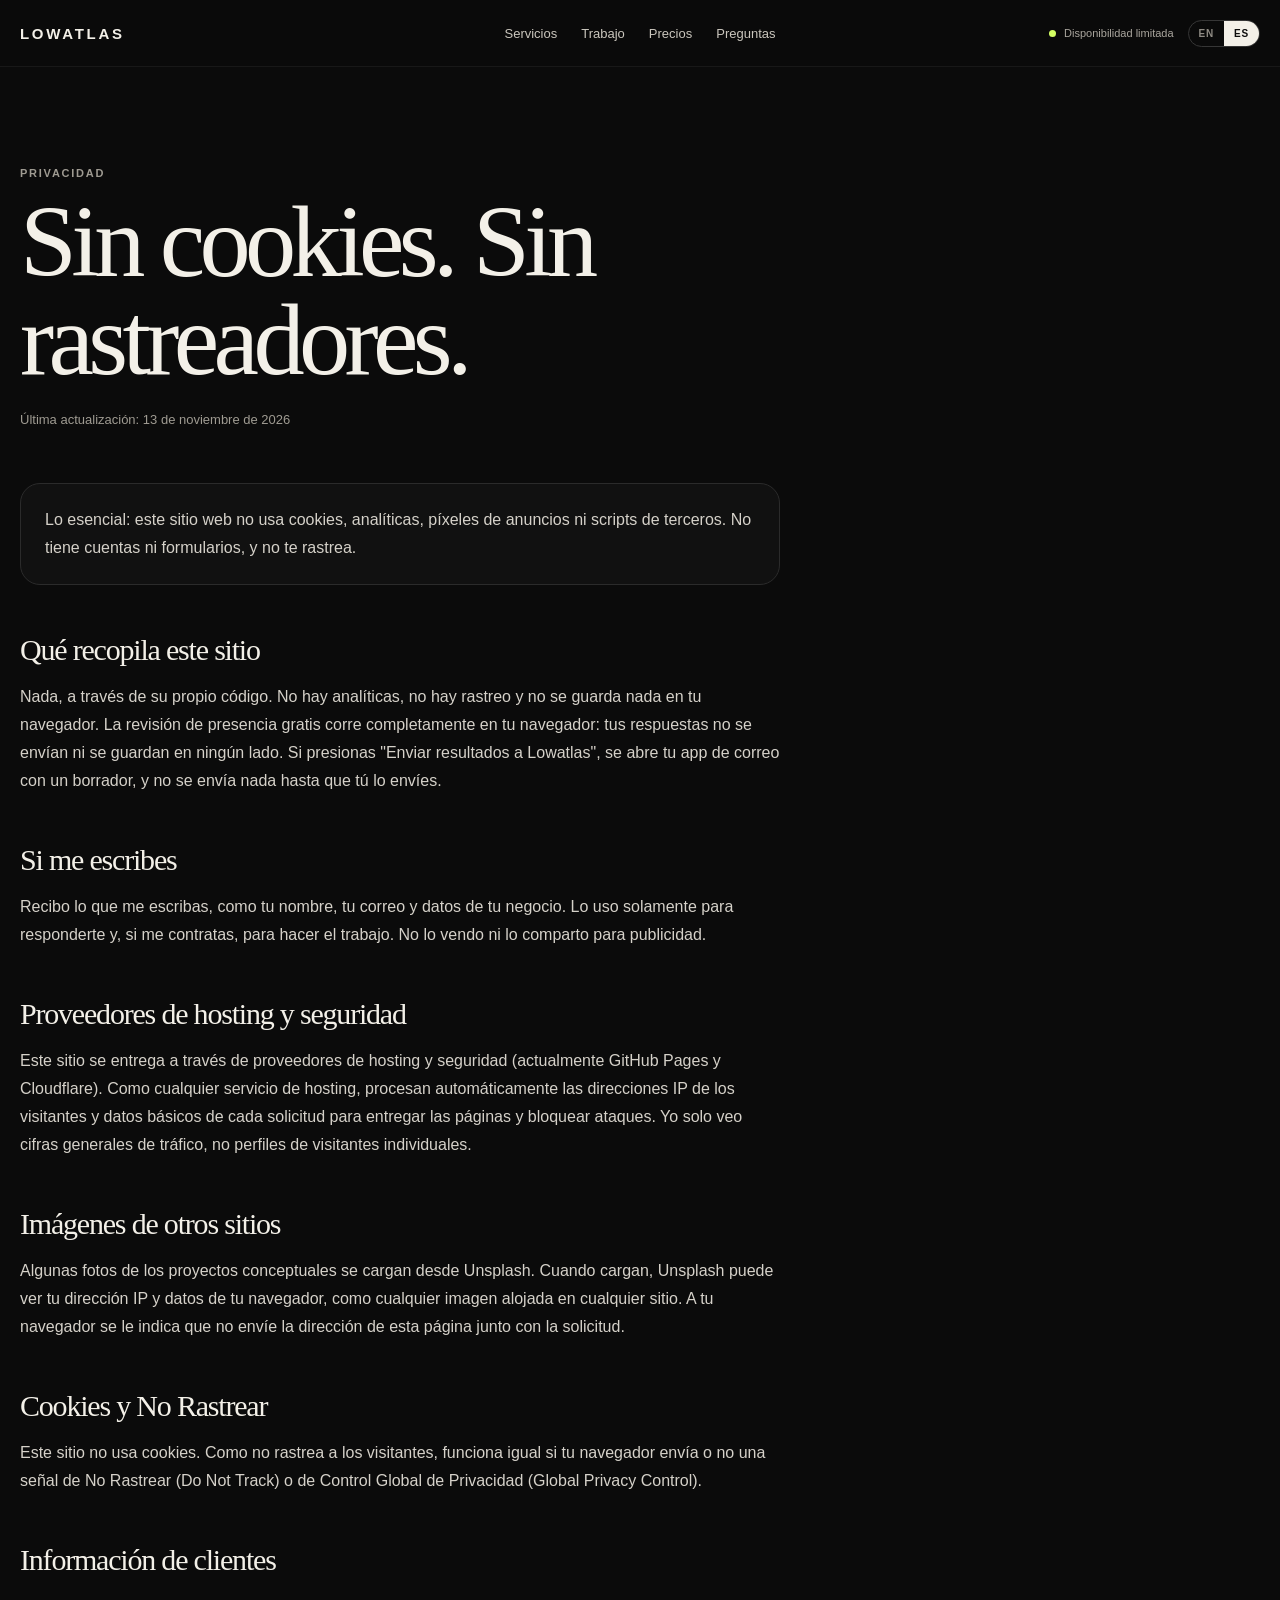
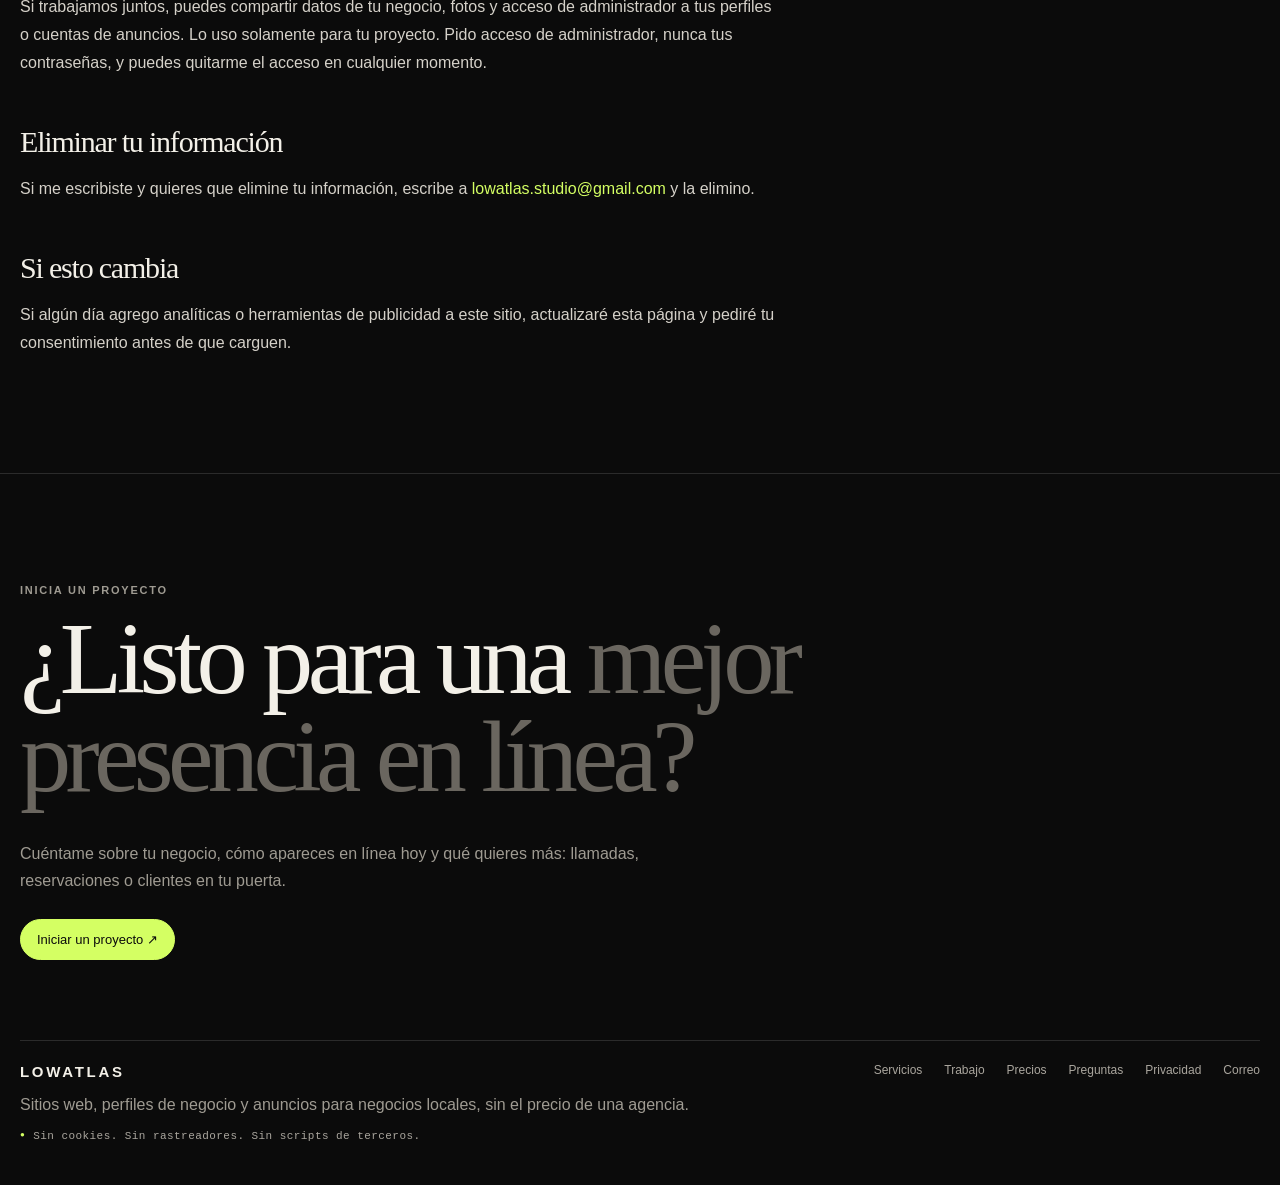
<file: privacy-es.html>
<!DOCTYPE html>
<html lang="es">

<head>
  <meta charset="UTF-8">
  <meta name="viewport" content="width=device-width, initial-scale=1.0">
  <meta name="theme-color" content="#0b0b0b">

  <!-- SECURITY: this Content Security Policy makes the browser refuse any
       third-party script, so no tracker can load by accident.
       If you ever add analytics or ad pixels: update this line (and _headers),
       and add a consent step first. See CLOUDFLARE-SETUP.md. -->
  <meta http-equiv="Content-Security-Policy" content="default-src 'self'; script-src 'self'; style-src 'self'; img-src 'self' https://images.unsplash.com; font-src 'self'; connect-src 'self'; object-src 'none'; base-uri 'self'; form-action 'self'">
  <meta name="referrer" content="strict-origin-when-cross-origin">

  <meta
    name="description"
    content="Privacidad de Lowatlas: este sitio web no usa cookies, analíticas, píxeles de anuncios ni scripts de terceros."
  >

  <title>Privacidad — Lowatlas</title>

  <link rel="canonical" href="https://lowatlas.com/privacy-es.html">

  <link rel="stylesheet" href="styles.css">
  <link rel="icon" type="image/svg+xml" href="favicon.svg">
  <link rel="icon" type="image/png" sizes="32x32" href="favicon-32.png">
  <link rel="apple-touch-icon" sizes="180x180" href="apple-touch-icon.png">
</head>

<body>

<header class="site-header">
  <div class="container nav">

    <a class="brand" href="index-es.html">
      LOWATLAS
    </a>

    <nav class="nav__links" aria-label="Main navigation">
      <a href="index-es.html#services">Servicios</a>
      <a href="index-es.html#work">Trabajo</a>
      <a href="index-es.html#pricing">Precios</a>
      <a href="index-es.html#faq">Preguntas</a>
    </nav>

    <div class="nav__right">

      <div class="nav__status">
        <span class="status-dot"></span>
        Disponibilidad limitada
      </div>

      <div class="language-switch">
        <a href="privacy.html" hreflang="en" lang="en">EN</a>
        <a class="active" aria-current="page" href="privacy-es.html" hreflang="es" lang="es">ES</a>
      </div>

    </div>

  </div>
</header>

  <main>

    <section class="legal">

      <div class="container">

        <div class="legal__header">

          <p class="eyebrow">
            Privacidad
          </p>

          <h1 class="display legal__title">
            Sin cookies. Sin rastreadores.
          </h1>

          <p class="legal__updated">
            Última actualización: 13 de noviembre de 2026
          </p>

        </div>

        <div class="legal__body">

          <p class="legal__lead">
            Lo esencial: este sitio web no usa cookies, analíticas, píxeles de anuncios ni scripts de terceros. No tiene cuentas ni formularios, y no te rastrea.
          </p>

          <h2>Qué recopila este sitio</h2>
          <p>
            Nada, a través de su propio código. No hay analíticas, no hay rastreo y no se guarda nada en tu navegador. La revisión de presencia gratis corre completamente en tu navegador: tus respuestas no se envían ni se guardan en ningún lado. Si presionas "Enviar resultados a Lowatlas", se abre tu app de correo con un borrador, y no se envía nada hasta que tú lo envíes.
          </p>

          <h2>Si me escribes</h2>
          <p>
            Recibo lo que me escribas, como tu nombre, tu correo y datos de tu negocio. Lo uso solamente para responderte y, si me contratas, para hacer el trabajo. No lo vendo ni lo comparto para publicidad.
          </p>

          <h2>Proveedores de hosting y seguridad</h2>
          <p>
            Este sitio se entrega a través de proveedores de hosting y seguridad (actualmente GitHub Pages y Cloudflare). Como cualquier servicio de hosting, procesan automáticamente las direcciones IP de los visitantes y datos básicos de cada solicitud para entregar las páginas y bloquear ataques. Yo solo veo cifras generales de tráfico, no perfiles de visitantes individuales.
          </p>

          <h2>Imágenes de otros sitios</h2>
          <p>
            Algunas fotos de los proyectos conceptuales se cargan desde Unsplash. Cuando cargan, Unsplash puede ver tu dirección IP y datos de tu navegador, como cualquier imagen alojada en cualquier sitio. A tu navegador se le indica que no envíe la dirección de esta página junto con la solicitud.
          </p>

          <h2>Cookies y No Rastrear</h2>
          <p>
            Este sitio no usa cookies. Como no rastrea a los visitantes, funciona igual si tu navegador envía o no una señal de No Rastrear (Do Not Track) o de Control Global de Privacidad (Global Privacy Control).
          </p>

          <h2>Información de clientes</h2>
          <p>
            Si trabajamos juntos, puedes compartir datos de tu negocio, fotos y acceso de administrador a tus perfiles o cuentas de anuncios. Lo uso solamente para tu proyecto. Pido acceso de administrador, nunca tus contraseñas, y puedes quitarme el acceso en cualquier momento.
          </p>

          <h2>Eliminar tu información</h2>
          <p>
            Si me escribiste y quieres que elimine tu información, escribe a <a href="mailto:lowatlas.studio@gmail.com">lowatlas.studio@gmail.com</a> y la elimino.
          </p>

          <h2>Si esto cambia</h2>
          <p>
            Si algún día agrego analíticas o herramientas de publicidad a este sitio, actualizaré esta página y pediré tu consentimiento antes de que carguen.
          </p>

        </div>

      </div>

    </section>

  </main>

<footer id="contact" class="contact">
  <div class="container">

    <p class="eyebrow">Inicia un proyecto</p>

    <h2 class="display contact__title">
      ¿Listo para una <span>mejor presencia en línea?</span>
    </h2>

    <p class="muted contact__copy">
      Cuéntame sobre tu negocio, cómo apareces en línea hoy y qué quieres más: llamadas, reservaciones o clientes en tu puerta.
    </p>

    <a class="button button--accent" href="mailto:lowatlas.studio@gmail.com">
      Iniciar un proyecto ↗
    </a>

    <div class="footer">

      <div>
        <div class="brand">LOWATLAS</div>
        <p class="muted">Sitios web, perfiles de negocio y anuncios para negocios locales, sin el precio de una agencia.</p>
        <p class="footer__privacy">Sin cookies. Sin rastreadores. Sin scripts de terceros.</p>
      </div>

      <div class="footer__links">
        <a href="index-es.html#services">Servicios</a>
        <a href="index-es.html#work">Trabajo</a>
        <a href="index-es.html#pricing">Precios</a>
        <a href="index-es.html#faq">Preguntas</a>
        <a href="privacy-es.html">Privacidad</a>
        <a href="mailto:lowatlas.studio@gmail.com">Correo</a>
      </div>

    </div>

  </div>
</footer>

  <script src="script.js"></script>

</body>

</html>
</file>
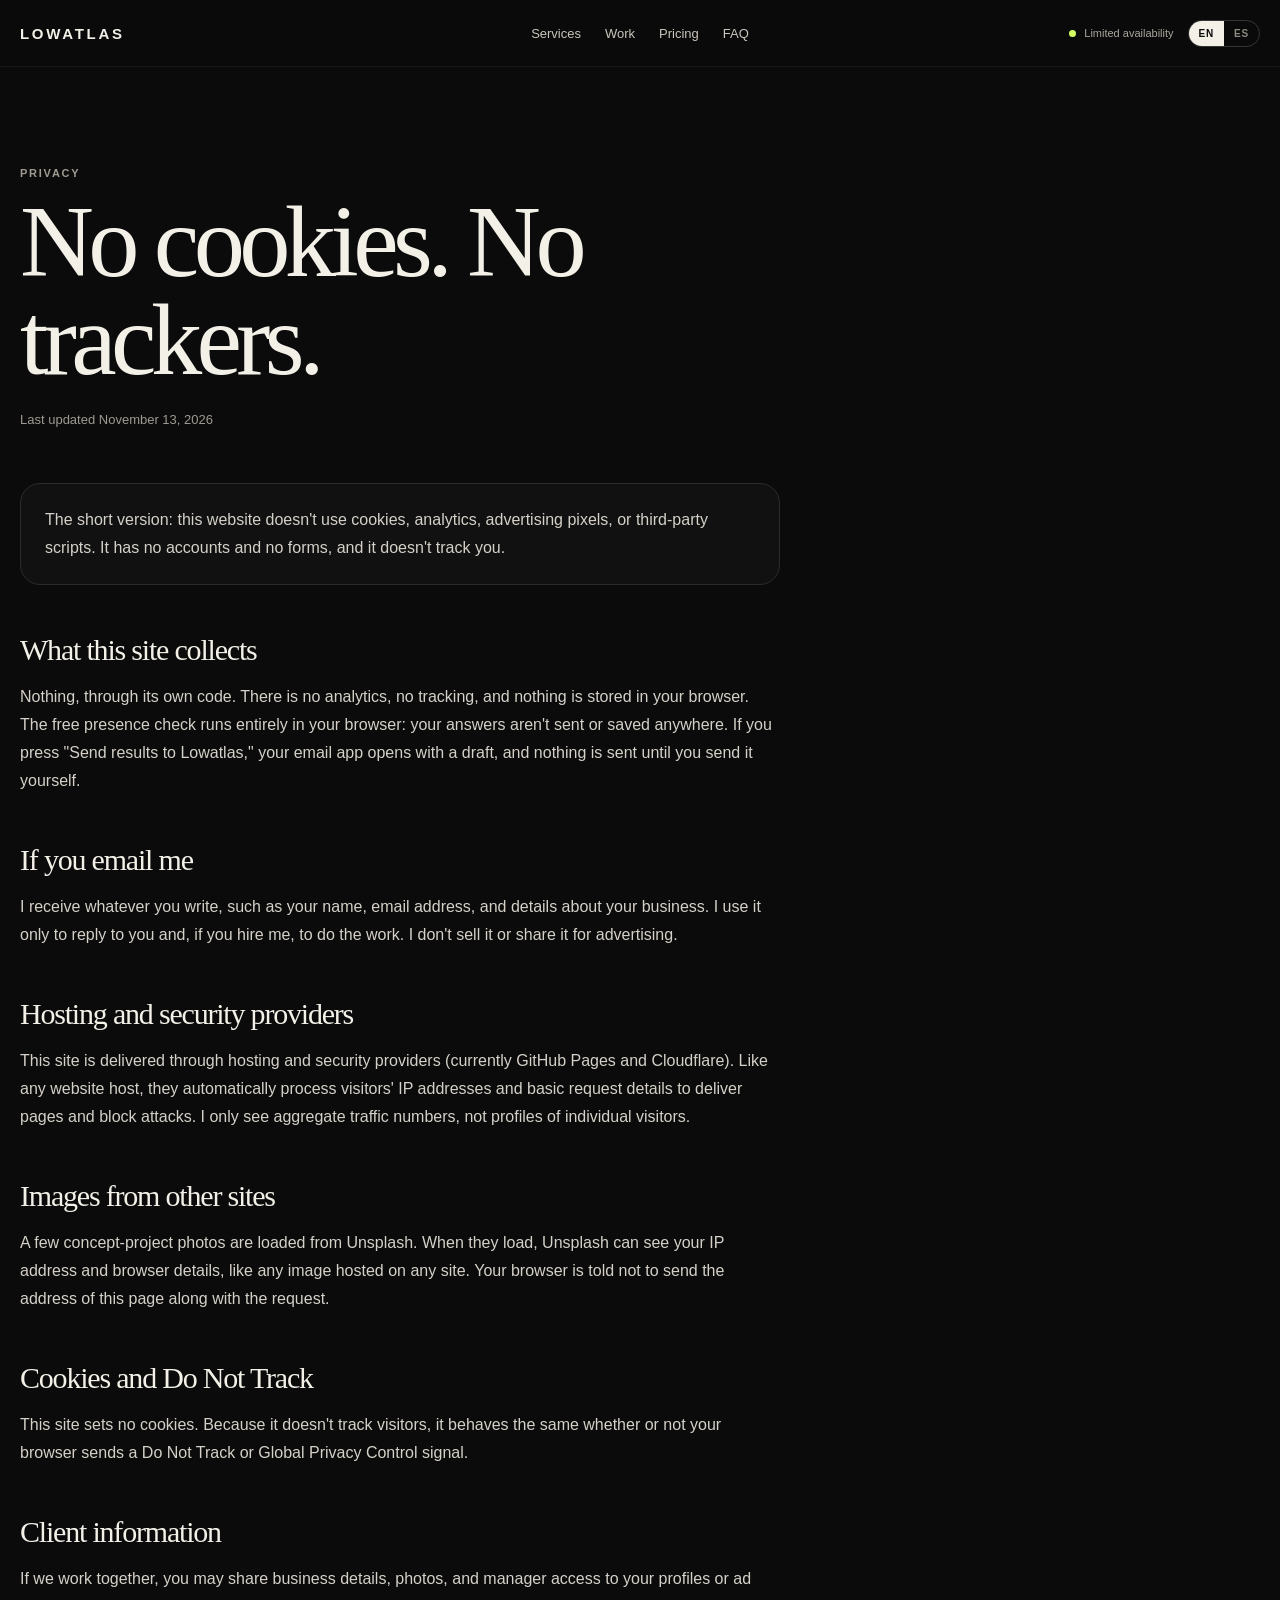
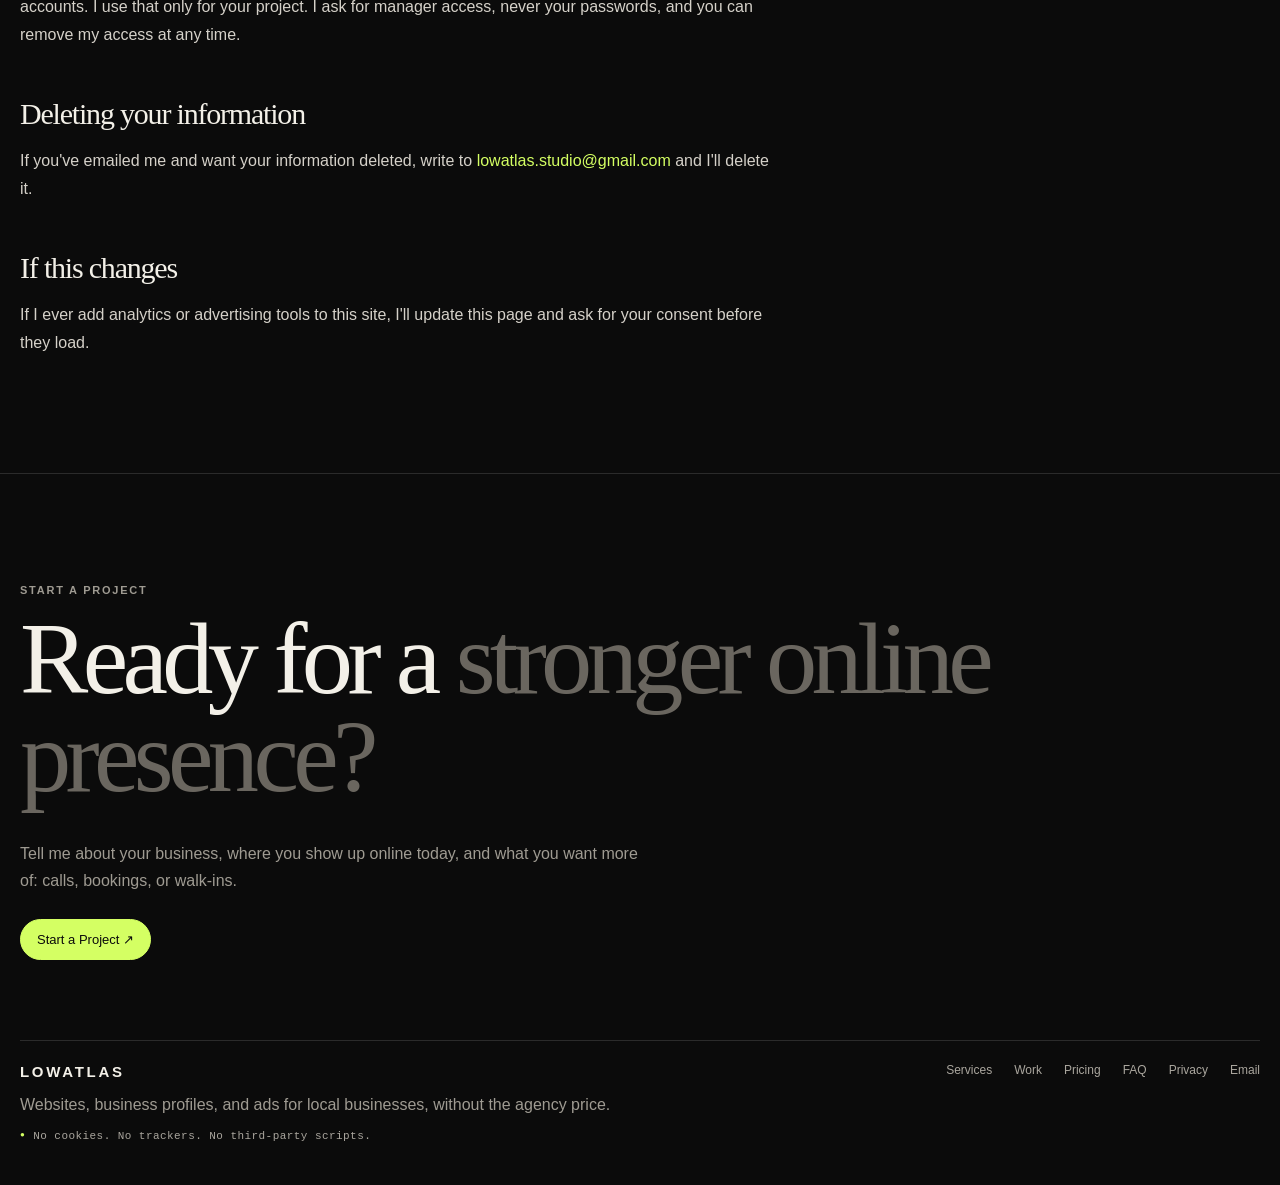
<file: privacy.html>
<!DOCTYPE html>
<html lang="en">

<head>
  <meta charset="UTF-8">
  <meta name="viewport" content="width=device-width, initial-scale=1.0">
  <meta name="theme-color" content="#0b0b0b">

  <!-- SECURITY: this Content Security Policy makes the browser refuse any
       third-party script, so no tracker can load by accident.
       If you ever add analytics or ad pixels: update this line (and _headers),
       and add a consent step first. See CLOUDFLARE-SETUP.md. -->
  <meta http-equiv="Content-Security-Policy" content="default-src 'self'; script-src 'self'; style-src 'self'; img-src 'self' https://images.unsplash.com; font-src 'self'; connect-src 'self'; object-src 'none'; base-uri 'self'; form-action 'self'">
  <meta name="referrer" content="strict-origin-when-cross-origin">

  <meta
    name="description"
    content="Lowatlas privacy: this website uses no cookies, analytics, advertising pixels, or third-party scripts."
  >

  <title>Privacy — Lowatlas</title>

  <link rel="canonical" href="https://lowatlas.com/privacy.html">

  <link rel="stylesheet" href="styles.css">
  <link rel="icon" type="image/svg+xml" href="favicon.svg">
  <link rel="icon" type="image/png" sizes="32x32" href="favicon-32.png">
  <link rel="apple-touch-icon" sizes="180x180" href="apple-touch-icon.png">
</head>

<body>

<header class="site-header">
  <div class="container nav">

    <a class="brand" href="index.html">
      LOWATLAS
    </a>

    <nav class="nav__links" aria-label="Main navigation">
      <a href="index.html#services">Services</a>
      <a href="index.html#work">Work</a>
      <a href="index.html#pricing">Pricing</a>
      <a href="index.html#faq">FAQ</a>
    </nav>

    <div class="nav__right">

      <div class="nav__status">
        <span class="status-dot"></span>
        Limited availability
      </div>

      <div class="language-switch">
        <a class="active" aria-current="page" href="privacy.html" hreflang="en" lang="en">EN</a>
        <a href="privacy-es.html" hreflang="es" lang="es">ES</a>
      </div>

    </div>

  </div>
</header>

  <main>

    <section class="legal">

      <div class="container">

        <div class="legal__header">

          <p class="eyebrow">
            Privacy
          </p>

          <h1 class="display legal__title">
            No cookies. No trackers.
          </h1>

          <p class="legal__updated">
            Last updated November 13, 2026
          </p>

        </div>

        <div class="legal__body">

          <p class="legal__lead">
            The short version: this website doesn't use cookies, analytics, advertising pixels, or third-party scripts. It has no accounts and no forms, and it doesn't track you.
          </p>

          <h2>What this site collects</h2>
          <p>
            Nothing, through its own code. There is no analytics, no tracking, and nothing is stored in your browser. The free presence check runs entirely in your browser: your answers aren't sent or saved anywhere. If you press "Send results to Lowatlas," your email app opens with a draft, and nothing is sent until you send it yourself.
          </p>

          <h2>If you email me</h2>
          <p>
            I receive whatever you write, such as your name, email address, and details about your business. I use it only to reply to you and, if you hire me, to do the work. I don't sell it or share it for advertising.
          </p>

          <h2>Hosting and security providers</h2>
          <p>
            This site is delivered through hosting and security providers (currently GitHub Pages and Cloudflare). Like any website host, they automatically process visitors' IP addresses and basic request details to deliver pages and block attacks. I only see aggregate traffic numbers, not profiles of individual visitors.
          </p>

          <h2>Images from other sites</h2>
          <p>
            A few concept-project photos are loaded from Unsplash. When they load, Unsplash can see your IP address and browser details, like any image hosted on any site. Your browser is told not to send the address of this page along with the request.
          </p>

          <h2>Cookies and Do Not Track</h2>
          <p>
            This site sets no cookies. Because it doesn't track visitors, it behaves the same whether or not your browser sends a Do Not Track or Global Privacy Control signal.
          </p>

          <h2>Client information</h2>
          <p>
            If we work together, you may share business details, photos, and manager access to your profiles or ad accounts. I use that only for your project. I ask for manager access, never your passwords, and you can remove my access at any time.
          </p>

          <h2>Deleting your information</h2>
          <p>
            If you've emailed me and want your information deleted, write to <a href="mailto:lowatlas.studio@gmail.com">lowatlas.studio@gmail.com</a> and I'll delete it.
          </p>

          <h2>If this changes</h2>
          <p>
            If I ever add analytics or advertising tools to this site, I'll update this page and ask for your consent before they load.
          </p>

        </div>

      </div>

    </section>

  </main>

<footer id="contact" class="contact">
  <div class="container">

    <p class="eyebrow">Start a project</p>

    <h2 class="display contact__title">
      Ready for a <span>stronger online presence?</span>
    </h2>

    <p class="muted contact__copy">
      Tell me about your business, where you show up online today, and what you want more of: calls, bookings, or walk-ins.
    </p>

    <a class="button button--accent" href="mailto:lowatlas.studio@gmail.com">
      Start a Project ↗
    </a>

    <div class="footer">

      <div>
        <div class="brand">LOWATLAS</div>
        <p class="muted">Websites, business profiles, and ads for local businesses, without the agency price.</p>
        <p class="footer__privacy">No cookies. No trackers. No third-party scripts.</p>
      </div>

      <div class="footer__links">
        <a href="index.html#services">Services</a>
        <a href="index.html#work">Work</a>
        <a href="index.html#pricing">Pricing</a>
        <a href="index.html#faq">FAQ</a>
        <a href="privacy.html">Privacy</a>
        <a href="mailto:lowatlas.studio@gmail.com">Email</a>
      </div>

    </div>

  </div>
</footer>

  <script src="script.js"></script>

</body>

</html>
</file>
<file: styles.css>
/* =========================================================
   LOWATLAS — STYLES.CSS

   QUICK FIND
   01 Brand
   02 Global
   03 Navigation + language
   04 Hero
   05 Signature strip
   06 Services
   07 Work
   08 How I work (build points)
   09 Presence check (interactive)
   10 Pricing
   11 Capacity
   12 Process
   13 Care
   14 Security
   15 FAQ
   16 Contact
   17 Project pages
   18 Legal pages (privacy)
   19 Motion preferences
   20 Mobile
   ========================================================= */


/* =========================================================
   01. BRAND
   ========================================================= */

:root {
  --bg: #0b0b0b;
  --surface: #111111;
  --surface-2: #171717;
  --text: #f3f0e8;
  --muted: #9f9b92;
  --line: #2b2b2b;
  --accent: #d4ff63;

  --max: 1260px;
  --radius: 20px;
}


/* =========================================================
   02. GLOBAL
   ========================================================= */

* {
  box-sizing: border-box;
}

html {
  scroll-behavior: smooth;
}

body {
  margin: 0;
  background: var(--bg);
  color: var(--text);

  font-family:
    Inter,
    -apple-system,
    BlinkMacSystemFont,
    "Segoe UI",
    sans-serif;
}

a {
  color: inherit;
  text-decoration: none;
}

img {
  display: block;
  width: 100%;
}

button {
  font: inherit;
}

[hidden] {
  display: none !important;
}

:focus-visible {
  outline: 2px solid var(--accent);
  outline-offset: 3px;
}

.sr-only {
  position: absolute;

  width: 1px;
  height: 1px;
  margin: -1px;
  padding: 0;

  overflow: hidden;
  clip: rect(0 0 0 0);

  white-space: nowrap;
  border: 0;
}

/* The sticky header would cover a section title after an anchor jump */
section[id] {
  scroll-margin-top: 90px;
}

.container {
  width: min(calc(100% - 40px), var(--max));
  margin: 0 auto;
}

.section {
  padding: 100px 0;
}

.display {
  margin: 0;

  font-family:
    Georgia,
    "Times New Roman",
    serif;

  font-weight: 500;
  line-height: 0.96;
  letter-spacing: -0.055em;
}

.eyebrow {
  margin: 0 0 14px;

  color: var(--muted);

  font-size: 11px;
  font-weight: 700;
  letter-spacing: 0.16em;
  text-transform: uppercase;
}

.muted {
  color: var(--muted);
}

.button {
  display: inline-flex;
  align-items: center;
  justify-content: center;
  gap: 8px;

  padding: 12px 16px;

  border: 1px solid #3b3b3b;
  border-radius: 999px;

  background: #0e0e0e;
  color: var(--text);

  font-size: 13px;

  transition: 180ms ease;
}

.button:hover {
  transform: translateY(-2px);
  border-color: #777;
}

.button--primary {
  border-color: var(--text);
  background: var(--text);
  color: #0b0b0b;
}

.button--accent {
  border-color: var(--accent);
  background: var(--accent);
  color: #0b0b0b;
}

.button--small {
  padding: 10px 14px;
  font-size: 12px;
}


/* =========================================================
   03. NAVIGATION + LANGUAGE
   ========================================================= */

.site-header {
  position: sticky;
  top: 0;
  z-index: 100;

  border-bottom: 1px solid rgba(255,255,255,0.06);
  background: rgba(11,11,11,0.92);

  backdrop-filter: blur(14px);
}

.nav {
  min-height: 66px;

  display: grid;
  grid-template-columns: 1fr auto 1fr;
  align-items: center;

  gap: 24px;
}

.brand {
  font-size: 15px;
  font-weight: 800;
  letter-spacing: 0.18em;
}

.nav__links {
  display: flex;
  gap: 24px;

  color: #cac6bd;

  font-size: 13px;
}

.nav__right {
  justify-self: end;

  display: flex;
  align-items: center;
  gap: 14px;
}

.nav__status {
  display: flex;
  align-items: center;
  gap: 8px;

  color: #aaa69e;

  font-size: 11px;
}

.status-dot {
  width: 7px;
  height: 7px;

  border-radius: 50%;
  background: var(--accent);
}

.language-switch {
  display: flex;
  align-items: center;

  overflow: hidden;

  border: 1px solid #363636;
  border-radius: 999px;
}

.language-switch a {
  padding: 7px 10px;

  color: #8f8b84;

  font-size: 10px;
  font-weight: 800;
  letter-spacing: 0.08em;
}

.language-switch a.active {
  background: var(--text);
  color: #0b0b0b;
}


/* =========================================================
   04. HERO
   ========================================================= */

.hero {
  position: relative;

  padding: 126px 0 72px;

  overflow: hidden;
}

.hero::before {
  content: "";

  position: absolute;
  inset: 0;

  pointer-events: none;

  background-image:
    linear-gradient(to right, rgba(255,255,255,0.04) 1px, transparent 1px),
    linear-gradient(to bottom, rgba(255,255,255,0.04) 1px, transparent 1px);

  background-size: 76px 76px;

  mask-image:
    linear-gradient(to bottom, rgba(0,0,0,0.9), transparent 92%);
}

.hero__layout {
  position: relative;
  z-index: 1;

  display: grid;
  grid-template-columns: minmax(0, 1fr) 355px;
  gap: 80px;
  align-items: end;
}

.hero__title {
  max-width: 940px;

  font-size: clamp(52px, 7.2vw, 100px);
}

.hero__title span {
  color: #706c65;
}

.hero__copy {
  margin: 0 0 24px;

  color: #d8d4cb;

  font-size: 19px;
  line-height: 1.55;
}

.hero__actions {
  display: flex;
  gap: 10px;
  flex-wrap: wrap;
}

.hero__note {
  margin: 18px 0 0;

  color: var(--muted);

  font-size: 12px;
  line-height: 1.55;
}


/* =========================================================
   05. SIGNATURE STRIP — SEE / TRUST / CONTACT
   ========================================================= */

.signal {
  border-top: 1px solid var(--line);
  border-bottom: 1px solid var(--line);

  background: #0e0e0e;
}

.signal__inner {
  min-height: 62px;

  display: grid;
  grid-template-columns: auto 1fr auto 1fr auto;
  align-items: center;
  gap: 18px;
}

.signal__step {
  display: flex;
  gap: 10px;

  font-family:
    "SFMono-Regular",
    Consolas,
    monospace;

  font-size: 11px;
  letter-spacing: 0.09em;
  text-transform: uppercase;
}

.signal__step span {
  color: var(--accent);
}

.signal__line {
  height: 1px;

  background: #333;
}


/* =========================================================
   06. SERVICES
   ========================================================= */

.service-grid {
  display: grid;
  grid-template-columns: repeat(3, 1fr);
  gap: 18px;
}

.service-card {
  position: relative;

  display: flex;
  flex-direction: column;

  padding: 30px;

  border: 1px solid var(--line);
  border-radius: var(--radius);

  background: var(--surface);

  transition: 180ms ease;
}

.service-card:hover {
  transform: translateY(-3px);
  border-color: #4b4b4b;
}

.service-card__step {
  margin: 0 0 34px;

  color: var(--muted);

  font-family:
    "SFMono-Regular",
    Consolas,
    monospace;

  font-size: 11px;
  letter-spacing: 0.12em;
}

.service-card__step span {
  margin-right: 8px;

  color: var(--accent);
}

.service-card__name {
  margin: 0 0 10px;

  font-family:
    Georgia,
    "Times New Roman",
    serif;

  font-size: 36px;
  font-weight: 500;
  line-height: 1.02;
  letter-spacing: -0.045em;
}

.service-card__purpose {
  min-height: 78px;
  margin: 0 0 26px;

  color: var(--muted);

  line-height: 1.6;
}

.service-card .price-card__list {
  margin-bottom: 28px;
}

.service-card__foot {
  margin-top: auto;

  display: flex;
  align-items: flex-end;
  justify-content: space-between;
  gap: 16px;
}

.service-card__price {
  display: block;

  font-family:
    Georgia,
    "Times New Roman",
    serif;

  font-size: 44px;
  font-weight: 400;
  line-height: 1;
  letter-spacing: -0.045em;
}

.service-card__price small {
  margin-left: 6px;

  color: var(--muted);

  font-family:
    Inter,
    -apple-system,
    BlinkMacSystemFont,
    "Segoe UI",
    sans-serif;

  font-size: 12px;
  letter-spacing: 0;
}


/* =========================================================
   07. WORK
   ========================================================= */

.section-heading {
  display: grid;
  grid-template-columns: 190px minmax(0, 1fr);
  gap: 40px;

  margin-bottom: 50px;
}

.section-heading__title {
  max-width: 920px;

  font-size: clamp(42px, 6vw, 76px);
}

.section-heading__copy {
  max-width: 650px;
  margin: 18px 0 0;

  color: var(--muted);

  line-height: 1.7;
}

.work-grid {
  display: grid;
  grid-template-columns: repeat(12, 1fr);
  gap: 18px;
}

.work-card {
  grid-column: span 6;

  overflow: hidden;

  border: 1px solid var(--line);
  border-radius: var(--radius);

  background: var(--surface);
}

.work-card--featured {
  grid-column: span 12;
}

.work-card__visual {
  position: relative;

  min-height: 430px;

  overflow: hidden;
}

.work-card--featured .work-card__visual {
  min-height: 560px;
}

.work-card__photo {
  position: absolute;
  inset: 0;

  height: 100%;
  object-fit: cover;

  filter:
    brightness(0.68)
    saturate(0.86);

  transition: 220ms ease;
}

.work-card:hover .work-card__photo {
  transform: scale(1.012);

  filter:
    brightness(0.74)
    saturate(0.95);
}

.work-card__logo-photo {
  background:
    radial-gradient(circle at 70% 25%, #1b1b1b, #050505 58%);
}

.work-card__logo-photo img {
  position: absolute;
  inset: 50% auto auto 50%;

  width: min(68%, 660px);
  height: auto;

  transform: translate(-50%, -50%);

  object-fit: contain;

  filter: none;
}

.work-card__shade {
  position: absolute;
  inset: 0;

  background:
    linear-gradient(
      to top,
      rgba(0,0,0,0.84),
      rgba(0,0,0,0.02) 58%
    );
}

.work-card__top {
  position: absolute;
  top: 22px;
  left: 22px;
  right: 22px;

  z-index: 3;

  display: flex;
  justify-content: space-between;
  gap: 16px;
}

.work-card__index {
  color: rgba(255,255,255,0.72);

  font-family:
    "SFMono-Regular",
    Consolas,
    monospace;

  font-size: 10px;
  letter-spacing: 0.12em;
}

.work-card__status {
  padding: 7px 10px;

  border: 1px solid rgba(255,255,255,0.22);
  border-radius: 999px;

  background: rgba(0,0,0,0.34);

  color: #e5e1d9;

  font-size: 10px;
  letter-spacing: 0.08em;
  text-transform: uppercase;
}

.work-card__status--live {
  border-color: rgba(212,255,99,0.5);
  color: var(--accent);
}

.work-card__content {
  position: absolute;
  left: 24px;
  right: 24px;
  bottom: 24px;

  z-index: 3;

  max-width: 620px;
}

.work-card__title {
  margin: 0 0 8px;

  font-family:
    Georgia,
    "Times New Roman",
    serif;

  font-size: clamp(34px, 5vw, 60px);
  font-weight: 500;
  letter-spacing: -0.05em;
}

.work-card__description {
  max-width: 560px;
  margin: 0;

  color: #d1cdc5;

  font-size: 14px;
  line-height: 1.6;
}

.work-card__body {
  padding: 20px 24px 24px;
}

.project-signal {
  display: grid;
  grid-template-columns: repeat(3, 1fr);

  margin-bottom: 18px;

  overflow: hidden;

  border: 1px solid var(--line);
  border-radius: 12px;
}

.project-signal div {
  padding: 10px 12px;

  border-right: 1px solid var(--line);

  color: var(--muted);

  font-size: 10px;
  letter-spacing: 0.08em;
  text-transform: uppercase;
}

.project-signal div:last-child {
  border-right: 0;
}

.project-signal span {
  margin-right: 6px;

  color: var(--accent);
}

.work-card__actions {
  display: flex;
  gap: 10px;

  flex-wrap: wrap;
}


/* =========================================================
   08. HOW I WORK (BUILD POINTS)
   ========================================================= */

.build-grid {
  display: grid;
  grid-template-columns: repeat(4, 1fr);

  overflow: hidden;

  border: 1px solid var(--line);
  border-radius: var(--radius);
}

.build-item {
  min-height: 220px;
  padding: 26px;

  display: flex;
  flex-direction: column;
  justify-content: space-between;

  border-right: 1px solid var(--line);

  background: var(--surface);
}

.build-item:last-child {
  border-right: 0;
}

.build-item__icon {
  color: var(--accent);

  font-size: 20px;
}

.build-item h3 {
  margin: 0 0 8px;

  font-size: 23px;
  letter-spacing: -0.035em;
}

.build-item p {
  margin: 0;

  color: var(--muted);

  font-size: 13px;
  line-height: 1.6;
}


/* =========================================================
   09. PRESENCE CHECK  (interactive tool — logic in script.js)
   ========================================================= */

.check {
  display: grid;
  grid-template-columns: minmax(0, 1.15fr) minmax(0, 0.85fr);
  gap: 18px;
  align-items: start;
}

.check__list {
  overflow: hidden;

  border: 1px solid var(--line);
  border-radius: var(--radius);

  background: var(--surface);
}

.check__item {
  position: relative;

  display: grid;
  grid-template-columns: auto 1fr;
  gap: 18px;
  align-items: center;

  padding: 22px 24px;

  border-top: 1px solid var(--line);

  cursor: pointer;

  transition: background 180ms ease;
}

.check__item:first-child {
  border-top: 0;
}

.check__item:hover {
  background: var(--surface-2);
}

.check__item input {
  position: absolute;

  opacity: 0;
  pointer-events: none;
}

.check__box {
  position: relative;

  width: 24px;
  height: 24px;

  border: 1px solid #4b4b4b;
  border-radius: 8px;

  background: #0e0e0e;

  transition: 180ms ease;
}

.check__box::after {
  content: "";

  position: absolute;
  left: 8px;
  top: 3px;

  width: 6px;
  height: 12px;

  border: solid #0b0b0b;
  border-width: 0 2.5px 2.5px 0;

  transform: rotate(45deg) scale(0);
  transition: transform 180ms cubic-bezier(0.3, 1.6, 0.5, 1);
}

.check__item input:checked + .check__box {
  border-color: var(--accent);
  background: var(--accent);
}

.check__item input:checked + .check__box::after {
  transform: rotate(45deg) scale(1);
}

.check__item input:focus-visible + .check__box {
  outline: 2px solid var(--accent);
  outline-offset: 3px;
}

.check__tag {
  display: block;
  margin-bottom: 6px;

  color: var(--muted);

  font-family:
    "SFMono-Regular",
    Consolas,
    monospace;

  font-size: 10px;
  letter-spacing: 0.12em;
  text-transform: uppercase;
}

.check__tag span {
  margin-right: 6px;

  color: var(--accent);
}

.check__text {
  display: block;

  color: #d5d1c9;

  font-size: 16px;
  line-height: 1.45;

  transition: color 180ms ease;
}

.check__item input:checked ~ .check__label .check__text {
  color: var(--text);
}

/* ---- result panel ---- */

.check__result {
  position: sticky;
  top: 96px;

  padding: 32px;

  border: 1px solid #4b4b4b;
  border-radius: var(--radius);

  background:
    linear-gradient(
      145deg,
      #181818,
      #111
    );
}

.gauge {
  position: relative;

  width: 200px;
  height: 200px;
  margin: 0 auto 22px;
}

.gauge__svg {
  width: 100%;
  height: 100%;
}

.gauge__ticks {
  fill: none;
  stroke: #333;
  stroke-width: 4;
  stroke-dasharray: 1 2;
}

.gauge__track {
  fill: none;
  stroke: #242424;
  stroke-width: 10;
}

/* pathLength="100" in the HTML means 1 unit = 1 point of score */
.gauge__arc {
  fill: none;
  stroke: var(--accent);
  stroke-width: 10;
  stroke-linecap: round;
  stroke-dasharray: 100 200;
  stroke-dashoffset: 100;

  filter: drop-shadow(0 0 6px rgba(212, 255, 99, 0.45));

  transition:
    stroke-dashoffset 700ms cubic-bezier(0.2, 0.8, 0.2, 1),
    stroke 300ms ease,
    opacity 300ms ease;
}

.gauge__value {
  position: absolute;
  inset: 0;

  display: flex;
  flex-direction: column;
  align-items: center;
  justify-content: center;

  font-family:
    Georgia,
    "Times New Roman",
    serif;
}

.gauge__value span {
  font-size: 64px;
  line-height: 1;
  letter-spacing: -0.05em;

  transition: color 300ms ease;
}

.gauge__value small {
  margin-top: 6px;

  color: var(--muted);

  font-family:
    Inter,
    -apple-system,
    BlinkMacSystemFont,
    "Segoe UI",
    sans-serif;

  font-size: 11px;
  letter-spacing: 0.14em;
}

.check[data-state="idle"] .gauge__arc {
  opacity: 0;
}

.check[data-state="idle"] .gauge__value span {
  color: #5c5851;
}

.check[data-state="low"] .gauge__arc {
  stroke: var(--text);
  filter: none;
}

.check__grade {
  animation: check-in 400ms ease;
}

.check__grade-title {
  margin: 0 0 10px;

  font-family:
    Georgia,
    "Times New Roman",
    serif;

  font-size: 34px;
  font-weight: 500;
  line-height: 1.05;
  letter-spacing: -0.045em;
  text-align: center;
}

.check__grade-text {
  margin: 0;

  color: var(--muted);

  line-height: 1.6;
  text-align: center;
}

.check__gaps {
  margin-top: 24px;
  padding-top: 20px;

  border-top: 1px solid var(--line);
}

.check__gaps ul {
  margin: 0;
  padding: 0;

  list-style: none;
}

.check__gaps li {
  padding: 8px 0;

  color: #d5d1c9;

  font-size: 14px;
  line-height: 1.45;

  animation: check-in 400ms ease;
}

.check__gaps li::before {
  content: "→";

  margin-right: 10px;

  color: var(--accent);
}

.check__next {
  margin-top: 20px;
  padding: 16px 18px;

  border: 1px dashed #3d3d3d;
  border-radius: 14px;

  color: #d5d1c9;

  font-size: 14px;
  line-height: 1.55;

  animation: check-in 400ms ease;
}

.check__next p {
  margin: 0;
}

.check__next a {
  display: inline-block;
  margin-top: 6px;

  color: var(--accent);

  font-size: 13px;
}

.check__actions {
  margin-top: 22px;

  display: grid;
  gap: 10px;
}

.check__actions .button {
  width: 100%;
}

.check__reply {
  margin: 0;

  color: var(--muted);

  font-size: 12px;
  text-align: center;
}

.check__reset {
  padding: 6px;

  border: 0;

  background: transparent;
  color: var(--muted);

  font-size: 12px;
  text-decoration: underline;
  text-underline-offset: 3px;

  cursor: pointer;
}

.check__reset:hover {
  color: var(--text);
}

@keyframes check-in {
  from {
    opacity: 0;
    transform: translateY(6px);
  }

  to {
    opacity: 1;
    transform: none;
  }
}


/* =========================================================
   10. PRICING
   ========================================================= */

.pricing-grid {
  display: grid;
  grid-template-columns: repeat(2, 1fr);
  gap: 18px;
}

.price-card {
  position: relative;

  padding: 30px;

  border: 1px solid var(--line);
  border-radius: var(--radius);

  background: var(--surface);
}

.price-card--featured {
  border-color: #4b4b4b;

  background:
    linear-gradient(
      145deg,
      #181818,
      #111
    );
}

.price-card__badge {
  position: absolute;
  top: 20px;
  right: 20px;

  padding: 7px 10px;

  border-radius: 999px;

  background: var(--accent);
  color: #0b0b0b;

  font-size: 10px;
  font-weight: 800;
  letter-spacing: 0.08em;
  text-transform: uppercase;
}

.price-card__name {
  margin: 0 0 10px;

  font-family:
    Georgia,
    "Times New Roman",
    serif;

  font-size: 40px;
  font-weight: 500;
  letter-spacing: -0.045em;
}

.price-card__purpose {
  min-height: 52px;
  margin: 0 0 28px;

  color: var(--muted);

  line-height: 1.6;
}


.price-prefix {
  display: block;
  margin-bottom: 4px;

  color: var(--muted);

  font-family:
    Inter,
    -apple-system,
    BlinkMacSystemFont,
    "Segoe UI",
    sans-serif;

  font-size: 11px;
  font-weight: 700;
  letter-spacing: 0.11em;
  text-transform: uppercase;
}

.price-card__price {
  margin-bottom: 6px;

  font-family:
    Georgia,
    "Times New Roman",
    serif;

  font-size: 48px;
  letter-spacing: -0.045em;
}

.price-card__monthly {
  margin-bottom: 28px;

  color: var(--muted);

  font-size: 12px;
}

.price-card__list {
  margin: 0 0 28px;
  padding: 0;

  list-style: none;
}

.price-card__list li {
  padding: 12px 0;

  border-top: 1px solid var(--line);

  color: #d5d1c9;

  font-size: 14px;
}

.price-card__list li::before {
  content: "✓";

  margin-right: 10px;

  color: var(--accent);
}

.price-note {
  margin-top: 18px;
  padding: 20px 22px;

  display: flex;
  justify-content: space-between;
  gap: 24px;

  border: 1px dashed #3d3d3d;
  border-radius: 14px;

  color: var(--muted);

  font-size: 13px;
  line-height: 1.6;
}



/* ---- price groups: one block per service (Profile / Website / Ads) ---- */

.price-group + .price-group {
  margin-top: 64px;
}

.price-group + .price-note {
  margin-top: 40px;
}

.price-group__head {
  display: flex;
  align-items: flex-end;
  justify-content: space-between;
  gap: 24px;

  margin-bottom: 20px;
  padding-bottom: 18px;

  border-bottom: 1px solid var(--line);
}

.price-group__step {
  margin: 0 0 10px;

  color: var(--muted);

  font-family:
    "SFMono-Regular",
    Consolas,
    monospace;

  font-size: 11px;
  letter-spacing: 0.12em;
}

.price-group__step span {
  margin-right: 8px;

  color: var(--accent);
}

.price-group__name {
  margin: 0;

  font-family:
    Georgia,
    "Times New Roman",
    serif;

  font-size: clamp(32px, 4vw, 44px);
  font-weight: 500;
  letter-spacing: -0.045em;
}

.price-group__blurb {
  max-width: 380px;
  margin: 0;

  color: var(--muted);

  font-size: 14px;
  line-height: 1.6;
}

/* =========================================================
   11. CAPACITY
   ========================================================= */

.capacity {
  display: grid;
  grid-template-columns: 1fr 1fr;
  gap: 40px;

  padding: 32px;

  border: 1px solid var(--line);
  border-radius: var(--radius);

  background: #191814;
}

.capacity__title {
  margin: 0;

  font-family:
    Georgia,
    "Times New Roman",
    serif;

  font-size: clamp(34px, 5vw, 56px);
  font-weight: 500;
  line-height: 1;
  letter-spacing: -0.045em;
}

.capacity__copy {
  margin: 0;

  color: var(--muted);

  line-height: 1.7;
}


/* =========================================================
   12. PROCESS
   ========================================================= */

.process-grid {
  display: grid;
  grid-template-columns: repeat(5, 1fr);

  overflow: hidden;

  border: 1px solid var(--line);
  border-radius: var(--radius);
}

.process-step {
  min-height: 245px;
  padding: 24px;

  display: flex;
  flex-direction: column;
  justify-content: space-between;

  border-right: 1px solid var(--line);
}

.process-step:last-child {
  border-right: 0;
}

.process-step__number {
  color: var(--accent);

  font-family:
    "SFMono-Regular",
    Consolas,
    monospace;

  font-size: 11px;
}

.process-step h3 {
  margin: 0 0 8px;

  font-size: 21px;
  letter-spacing: -0.035em;
}

.process-step p {
  margin: 0;

  color: var(--muted);

  font-size: 13px;
  line-height: 1.55;
}


/* =========================================================
   13. CARE
   ========================================================= */

.care {
  padding: 34px;

  display: grid;
  grid-template-columns: 1fr auto;
  gap: 40px;
  align-items: center;

  border: 1px solid var(--line);
  border-radius: var(--radius);

  background: var(--surface);
}

.care__price {
  margin: 0 0 8px;

  font-family:
    Georgia,
    "Times New Roman",
    serif;

  font-size: 48px;
  letter-spacing: -0.045em;
}

.care__copy {
  max-width: 760px;
  margin: 0;

  color: var(--muted);

  line-height: 1.65;
}



.care + .care {
  margin-top: 18px;
}


/* =========================================================
   14. SECURITY  (checklist reveal — logic in script.js)
   ========================================================= */

.security {
  display: grid;
  grid-template-columns: minmax(0, 0.85fr) minmax(0, 1.15fr);
  gap: 18px;
  align-items: start;
}

.sec-console {
  overflow: hidden;

  border: 1px solid var(--line);
  border-radius: var(--radius);

  background: #070707;

  font-family:
    "SFMono-Regular",
    Consolas,
    monospace;
}

.sec-console__bar {
  display: flex;
  align-items: center;
  gap: 7px;

  padding: 14px 18px;

  border-bottom: 1px solid var(--line);

  color: var(--muted);

  font-size: 11px;
  letter-spacing: 0.08em;
}

.sec-console__dot {
  width: 8px;
  height: 8px;

  border-radius: 50%;
  background: #2b2b2b;
}

.sec-console__title {
  margin-left: 8px;
}

.sec-console__body {
  margin: 0;
  padding: 22px 22px 26px;

  list-style: none;

  font-size: 12.5px;
  line-height: 1.9;
}

.sec-console__line {
  display: flex;
  gap: 12px;

  color: #d5d1c9;
}

.sec-console__line::before {
  content: "✓";

  flex: none;

  color: var(--accent);
}

.sec-console__line--cmd {
  margin-bottom: 6px;

  color: var(--text);
}

.sec-console__line--cmd::before {
  content: "$";

  color: var(--muted);
}

.sec-console__line--done {
  margin-top: 6px;

  color: var(--accent);
}

.sec-console__line--done::before {
  content: "→";
}

.sec-console__cursor {
  display: inline-block;

  width: 8px;
  height: 14px;
  margin-left: 4px;

  vertical-align: -2px;

  background: var(--accent);

  animation: cursor-blink 1s steps(1) infinite;
}

@keyframes cursor-blink {
  50% {
    opacity: 0;
  }
}

/* script.js adds .is-armed, then reveals each line with .is-on.
   Without JavaScript every line simply stays visible. */
.sec-console.is-armed .sec-console__line {
  opacity: 0;
  transform: translateY(6px);

  transition:
    opacity 300ms ease,
    transform 300ms ease;
}

.sec-console.is-armed .sec-console__line.is-on {
  opacity: 1;
  transform: none;
}

.sec-console__foot {
  margin: 0;
  padding: 14px 22px;

  border-top: 1px solid var(--line);

  color: var(--muted);

  font-size: 11px;
  line-height: 1.6;
}

.sec-grid {
  display: grid;
  grid-template-columns: 1fr 1fr;
  gap: 1px;

  overflow: hidden;

  border: 1px solid var(--line);
  border-radius: var(--radius);

  background: var(--line);
}

.sec-item {
  padding: 24px;

  background: var(--surface);
}

.sec-item__tag {
  display: inline-block;
  margin-bottom: 18px;
  padding: 5px 9px;

  border: 1px solid #3b3b3b;
  border-radius: 999px;

  color: var(--muted);

  font-size: 10px;
  font-weight: 700;
  letter-spacing: 0.1em;
  text-transform: uppercase;
}

.sec-item__tag--all {
  border-color: rgba(212, 255, 99, 0.45);
  color: var(--accent);
}

.sec-item h3 {
  margin: 0 0 8px;

  font-size: 20px;
  letter-spacing: -0.035em;
}

.sec-item p {
  margin: 0;

  color: var(--muted);

  font-size: 13px;
  line-height: 1.6;
}

.sec-note {
  margin-top: 18px;
  padding: 20px 22px;

  display: flex;
  align-items: center;
  justify-content: space-between;
  gap: 24px;

  border: 1px dashed #3d3d3d;
  border-radius: 14px;

  color: var(--muted);

  font-size: 13px;
  line-height: 1.6;
}

.sec-note a {
  flex: none;

  color: var(--accent);
}


/* =========================================================
   15. FAQ
   ========================================================= */

.faq-list {
  border-top: 1px solid var(--line);
}

.faq-item {
  border-bottom: 1px solid var(--line);
}

.faq-question {
  width: 100%;
  padding: 22px 0;

  display: flex;
  justify-content: space-between;
  gap: 20px;

  border: 0;

  background: transparent;
  color: var(--text);

  text-align: left;

  cursor: pointer;
}

.faq-question span:first-child {
  font-size: 18px;
}

.faq-icon {
  color: var(--accent);

  font-size: 18px;
}

.faq-answer {
  display: none;

  max-width: 760px;
  padding: 0 0 24px;

  color: var(--muted);

  line-height: 1.7;
}

.faq-item.is-open .faq-answer {
  display: block;
}


/* =========================================================
   16. CONTACT
   ========================================================= */

.contact {
  padding: 110px 0 42px;

  border-top: 1px solid var(--line);
}

.contact__title {
  max-width: 980px;
  margin-bottom: 34px;

  font-size: clamp(58px, 8vw, 112px);
}

.contact__title span {
  color: #6a665f;
}

.footer {
  margin-top: 80px;
  padding-top: 22px;

  display: grid;
  grid-template-columns: 1fr auto;
  gap: 30px;

  border-top: 1px solid var(--line);
}

.footer__links {
  display: flex;
  gap: 22px;

  color: #aaa69e;

  font-size: 12px;
}



.contact__copy {
  max-width: 620px;
  margin-bottom: 24px;

  line-height: 1.7;
}

.footer__privacy {
  margin: 12px 0 0;

  color: #aaa69e;

  font-family:
    "SFMono-Regular",
    Consolas,
    monospace;

  font-size: 11px;
  letter-spacing: 0.04em;
}

.footer__privacy::before {
  content: "●";

  margin-right: 8px;

  color: var(--accent);

  font-size: 8px;
  vertical-align: 2px;
}


/* =========================================================
   17. PROJECT PAGES
   ========================================================= */

.project-page {
  padding: 100px 0;
}

.project-page__header {
  display: grid;
  grid-template-columns: minmax(0, 1fr) 360px;
  gap: 70px;
  align-items: end;
}

.project-page__title {
  font-size: clamp(62px, 9vw, 126px);
}

.project-page__intro {
  color: #d7d3ca;

  font-size: 18px;
  line-height: 1.6;
}

.project-page__image {
  margin-top: 46px;

  height: min(68vw, 720px);

  overflow: hidden;

  border: 1px solid var(--line);
  border-radius: var(--radius);

  background: var(--surface);
}

.project-page__image img {
  height: 100%;

  object-fit: cover;
}

.project-page__image--logo img {
  object-fit: contain;

  padding: 8%;
}

.project-page__details {
  margin-top: 70px;

  display: grid;
  grid-template-columns: 1fr 1fr;
  gap: 70px;
}

.project-page__details h2 {
  font-size: clamp(42px, 5vw, 68px);
}

.project-page__details p {
  color: var(--muted);

  line-height: 1.75;
}

.project-page__list {
  margin-top: 28px;

  display: grid;
  grid-template-columns: 1fr 1fr;
  gap: 12px;
}

.project-page__list div {
  padding-top: 13px;

  border-top: 1px solid var(--line);

  color: #d5d1c9;

  font-size: 13px;
}



.project-signal--spaced {
  margin-top: 44px;
}


/* =========================================================
   18. LEGAL PAGES (privacy)
   ========================================================= */

.legal {
  padding: 100px 0;
}

.legal__header {
  max-width: 860px;
  margin-bottom: 56px;
}

.legal__title {
  font-size: clamp(54px, 8vw, 104px);
}

.legal__updated {
  margin: 22px 0 0;

  color: var(--muted);

  font-size: 13px;
}

.legal__body {
  max-width: 760px;
}

.legal__lead {
  margin: 0 0 8px;
  padding: 22px 24px;

  border: 1px solid var(--line);
  border-radius: var(--radius);

  background: var(--surface);
  color: #d5d1c9;

  line-height: 1.7;
}

.legal__body h2 {
  margin: 48px 0 12px;

  font-family:
    Georgia,
    "Times New Roman",
    serif;

  font-size: 30px;
  font-weight: 500;
  letter-spacing: -0.04em;
}

.legal__body p,
.legal__body li {
  color: #d5d1c9;

  line-height: 1.75;
}

.legal__body ul {
  padding-left: 20px;
}

.legal__body a {
  color: var(--accent);
}


/* =========================================================
   19. MOTION PREFERENCES
   ========================================================= */

@media (prefers-reduced-motion: reduce) {

  html {
    scroll-behavior: auto;
  }

  *,
  *::before,
  *::after {
    animation-duration: 0.01ms !important;
    animation-iteration-count: 1 !important;
    transition-duration: 0.01ms !important;
  }

}


/* =========================================================
   20. MOBILE
   ========================================================= */

@media (max-width: 980px) {

  /* Nav links become a scrollable second row instead of disappearing */
  .nav {
    min-height: 0;
    padding-top: 10px;

    grid-template-columns: 1fr auto;
    gap: 6px 16px;
  }

  .nav__links {
    grid-column: 1 / -1;
    grid-row: 2;

    gap: 22px;
    padding: 4px 0 12px;

    overflow-x: auto;
    white-space: nowrap;
    scrollbar-width: none;
  }

  .nav__links::-webkit-scrollbar {
    display: none;
  }

  section[id] {
    scroll-margin-top: 120px;
  }

  .nav__status {
    display: none;
  }

  .hero__layout,
  .section-heading,
  .capacity,
  .project-page__header,
  .project-page__details {
    grid-template-columns: 1fr;
  }

  .work-card {
    grid-column: span 12;
  }

  .build-grid {
    grid-template-columns: 1fr 1fr;
  }

  .pricing-grid {
    grid-template-columns: 1fr;
  }

  .process-grid {
    grid-template-columns: 1fr 1fr;
  }

  .process-step {
    border-bottom: 1px solid var(--line);
  }

  /* 2x2 "How I work" grid: fix the inner borders */
  .build-item:nth-child(2) {
    border-right: 0;
  }

  .build-item:nth-child(-n + 2) {
    border-bottom: 1px solid var(--line);
  }

  .service-grid,
  .check,
  .security {
    grid-template-columns: 1fr;
  }

  .check__result {
    position: static;
  }

  .price-group__head,
  .sec-note {
    flex-direction: column;
    align-items: flex-start;
  }

}

@media (max-width: 620px) {

  .container {
    width: min(calc(100% - 28px), var(--max));
  }

  .section {
    padding: 78px 0;
  }

  .hero {
    padding-top: 92px;
  }

  .hero__title {
    font-size: 46px;
  }

  .signal__inner {
    min-height: auto;
    padding: 16px 0;

    grid-template-columns: 1fr;
    gap: 9px;
  }

  .signal__line {
    display: none;
  }

  .work-card__visual,
  .work-card--featured .work-card__visual {
    min-height: 490px;
  }

  .build-grid,
  .process-grid {
    grid-template-columns: 1fr;
  }

  .build-item,
  .process-step {
    border-right: 0;
    border-bottom: 1px solid var(--line);
  }

  .price-note {
    flex-direction: column;
  }

  .care {
    grid-template-columns: 1fr;
  }

  .footer {
    grid-template-columns: 1fr;
  }

  .footer__links {
    flex-wrap: wrap;
  }

  .project-page__list {
    grid-template-columns: 1fr;
  }

  .sec-grid {
    grid-template-columns: 1fr;
  }

  .service-card,
  .sec-item {
    padding: 24px;
  }

  .service-card__name {
    font-size: 32px;
  }

  .service-card__purpose {
    min-height: 0;
  }

  .check__item {
    padding: 18px;
    gap: 14px;
  }

  .check__result {
    padding: 24px;
  }

  .gauge {
    width: 170px;
    height: 170px;
  }

  .gauge__value span {
    font-size: 54px;
  }

  .build-item:nth-child(2),
  .build-item:nth-child(-n + 2) {
    border-right: 0;
  }

  .legal {
    padding: 72px 0;
  }

}
</file>
